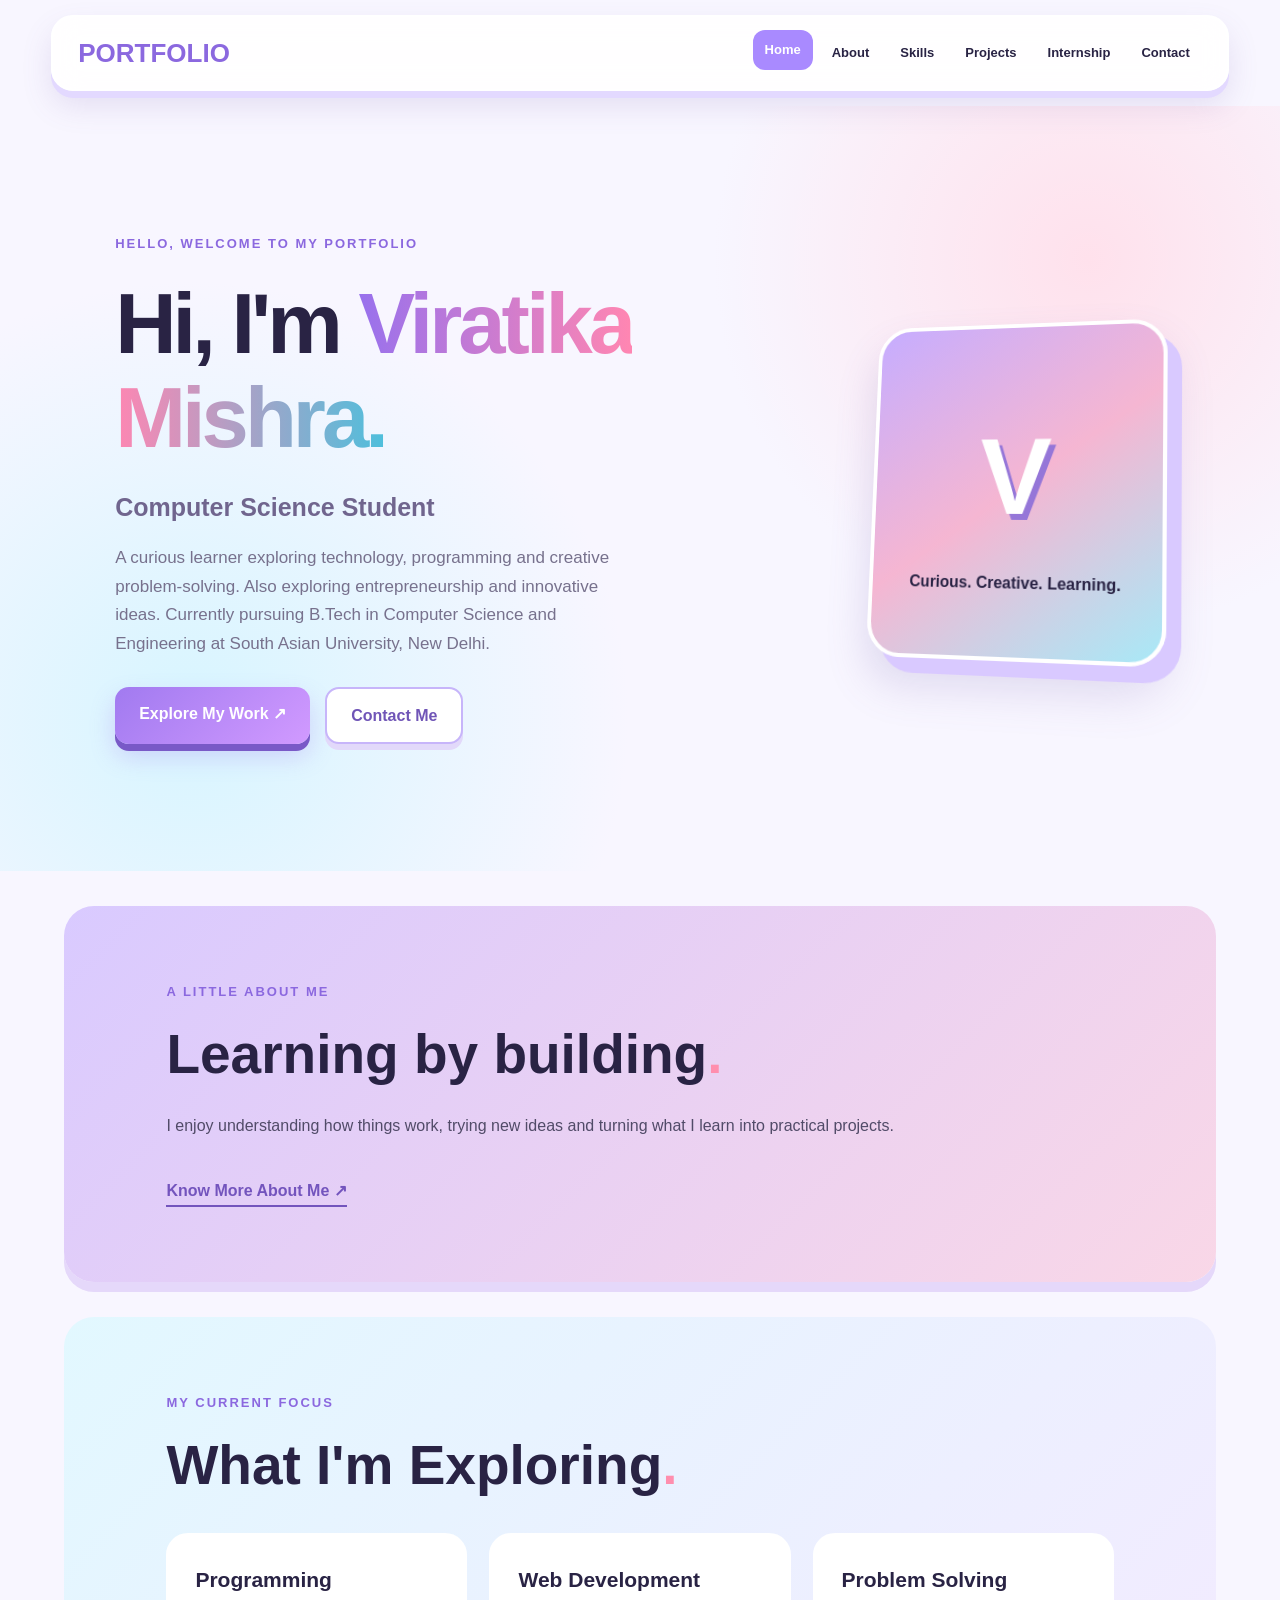
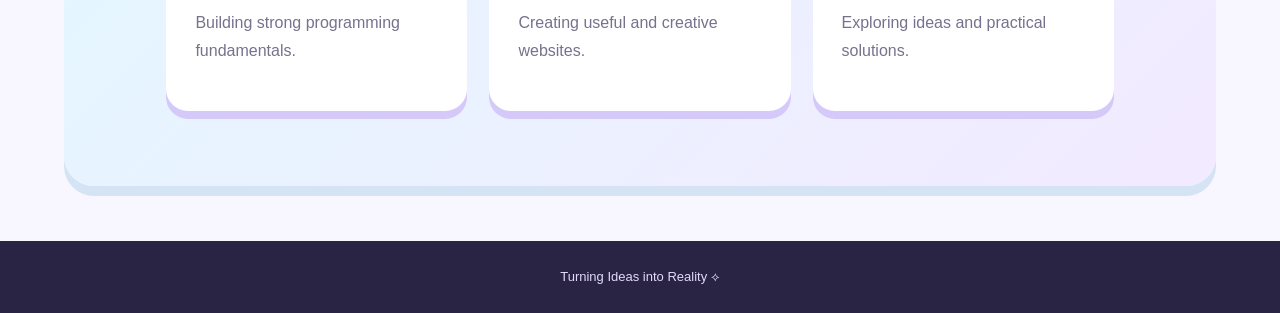
<file: index.html>
<!DOCTYPE html>
<html lang="en">
<head>
    <meta charset="UTF-8">
    <meta name="viewport" content="width=device-width, initial-scale=1.0">
    <title>PORTFOLIO</title>
    <link rel="stylesheet" href="style.css">
</head>
<body>

<header class="navbar">
    <a href="index.html" class="logo">PORTFOLIO<span></span></a>

    <button class="menu-btn" id="menuBtn">☰</button>

    <nav id="navLinks">
        <a href="index.html" class="active">Home</a>
        <a href="about.html">About</a>
        <a href="skills.html">Skills</a>
        <a href="projects.html">Projects</a>
        <a href="internship.html">Internship</a>
        <a href="contact.html">Contact</a>
    </nav>
</header>

<main>
<section class="hero">
    <div class="hero-content">

        <p class="intro">HELLO, WELCOME TO MY PORTFOLIO</p>

        <h1>Hi, I'm <span>Viratika Mishra.</span></h1>

        <h2>Computer Science Student</h2>

        <p class="description">
            A curious learner exploring technology,
            programming and creative problem-solving.
            Also exploring entrepreneurship and innovative ideas.

            Currently pursuing B.Tech in Computer Science
            and Engineering at South Asian University,
            New Delhi.
        </p>

        <div class="hero-buttons">
            <a href="projects.html" class="btn">Explore My Work ↗</a>
            <a href="contact.html" class="btn secondary">Contact Me</a>
        </div>

    </div>

    <div class="hero-card">
        <div class="initial">V</div>
        <p>Curious. Creative. Learning.</p>
    </div>
</section>

<section class="section soft-purple">
    <p class="small-heading">A LITTLE ABOUT ME</p>
    <h2>Learning by building<span>.</span></h2>

    <p>
        I enjoy understanding how things work,
        trying new ideas and turning what I learn
        into practical projects.
    </p>

    <a href="about.html" class="text-link">Know More About Me ↗</a>
</section>

<section class="section soft-blue">
    <p class="small-heading">MY CURRENT FOCUS</p>
    <h2>What I'm Exploring<span>.</span></h2>

    <div class="card-container">
        <div class="info-card">
            <h3>Programming</h3>
            <p>Building strong programming fundamentals.</p>
        </div>

        <div class="info-card">
            <h3>Web Development</h3>
            <p>Creating useful and creative websites.</p>
        </div>

        <div class="info-card">
            <h3>Problem Solving</h3>
            <p>Exploring ideas and practical solutions.</p>
        </div>
    </div>
</section>
</main>

<footer>
    <p>Turning Ideas into Reality ⟡</p>
</footer>

<script src="script.js"></script>
</body>
</html>
</file>
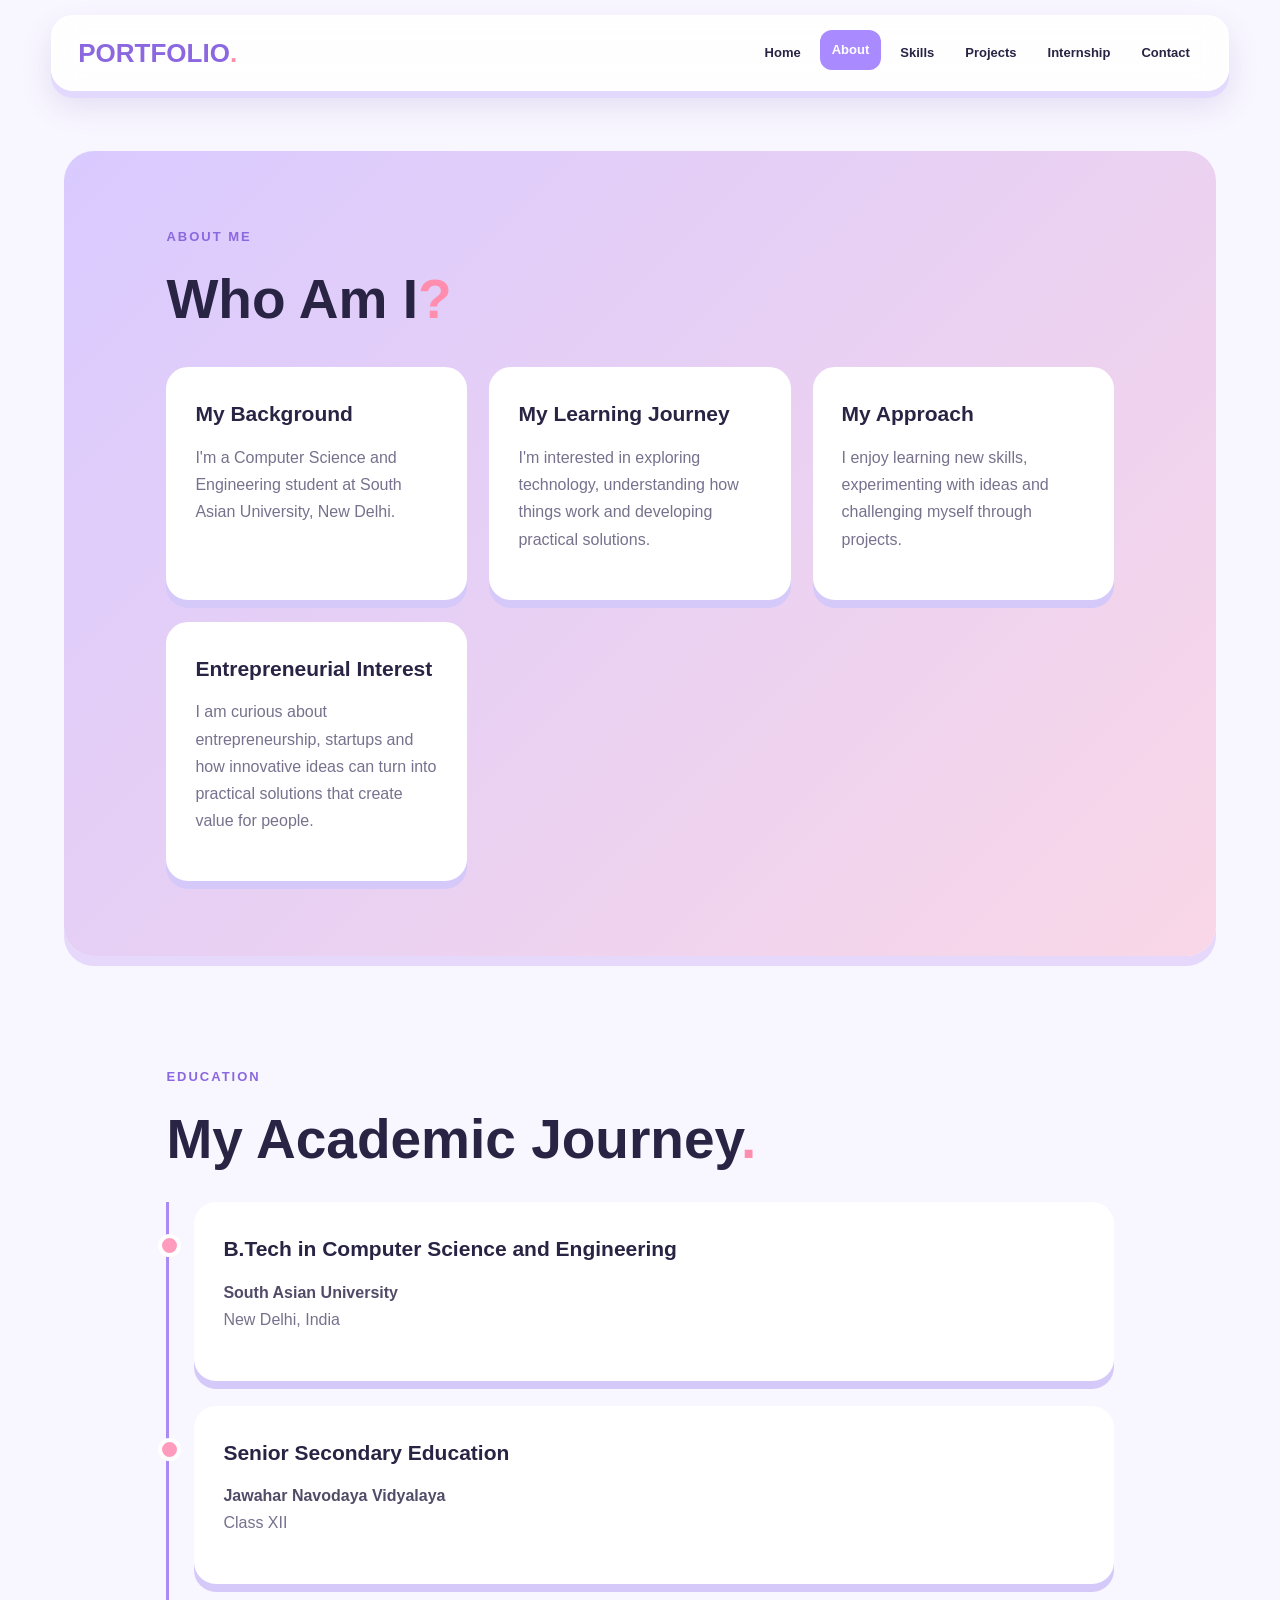
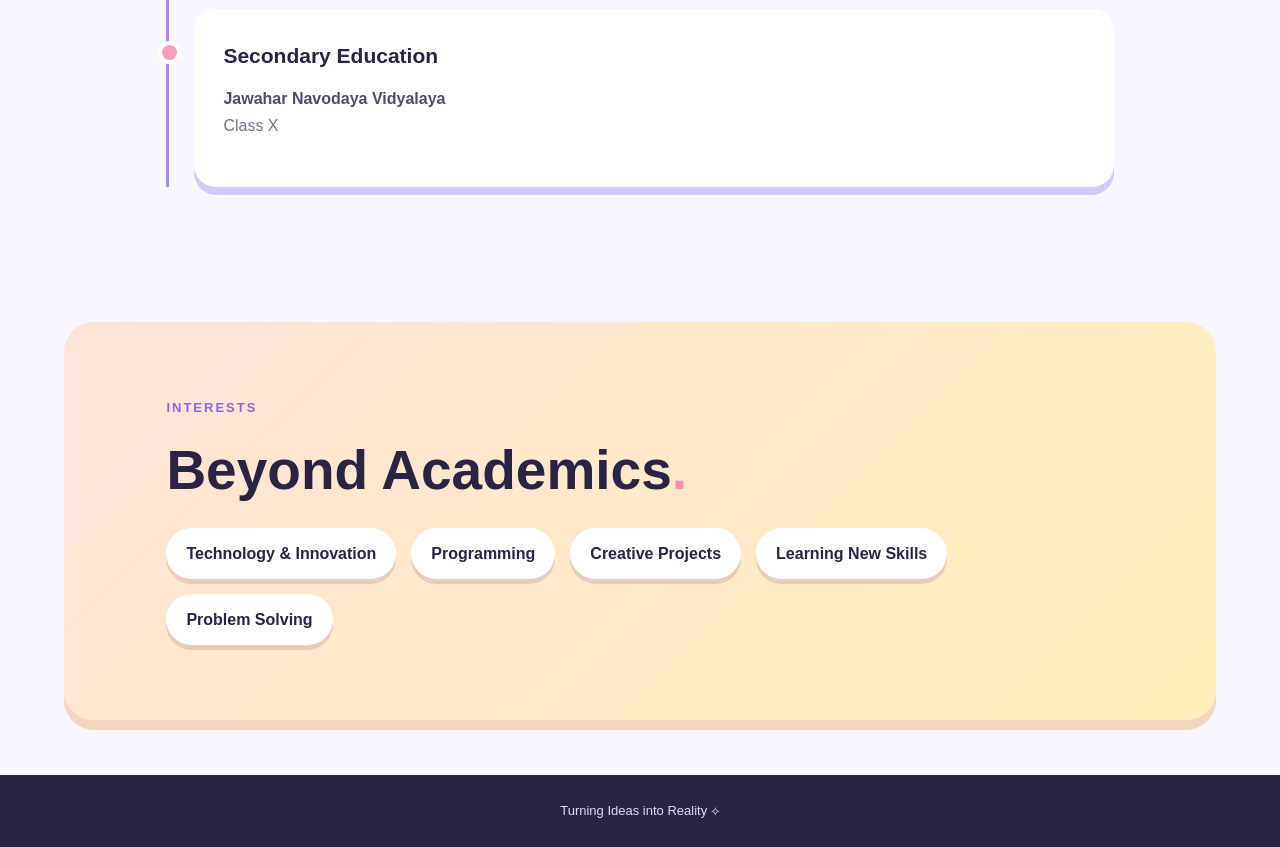
<file: about.html>
<!DOCTYPE html>
<html lang="en">
<head>
    <meta charset="UTF-8">
    <meta name="viewport" content="width=device-width, initial-scale=1.0">
    <title>PORTFOLIO</title>
    <link rel="stylesheet" href="style.css">
</head>
<body>

<header class="navbar">
    <a href="index.html" class="logo">PORTFOLIO<span>.</span></a>
    <button class="menu-btn" id="menuBtn">☰</button>

    <nav id="navLinks">
        <a href="index.html">Home</a>
        <a href="about.html" class="active">About</a>
        <a href="skills.html">Skills</a>
        <a href="projects.html">Projects</a>
        <a href="internship.html">Internship</a>
        <a href="contact.html">Contact</a>
    </nav>
</header>

<main>
<section class="section page-top soft-purple">

    <p class="small-heading">ABOUT ME</p>
    <h1>Who Am I<span>?</span></h1>

    <div class="card-container">

        <div class="info-card">
            <h3>My Background</h3>
            <p>
                I'm a Computer Science and Engineering
                student at South Asian University,
                New Delhi.
            </p>
        </div>

        <div class="info-card">
            <h3>My Learning Journey</h3>
            <p>
                I'm interested in exploring technology,
                understanding how things work and
                developing practical solutions.
            </p>
        </div>

        <div class="info-card">
            <h3>My Approach</h3>
            <p>
                I enjoy learning new skills, experimenting
                with ideas and challenging myself through
                projects.
            </p>
        </div>
        <div class="info-card">
    <h3>Entrepreneurial Interest</h3>
    <p>
        I am curious about entrepreneurship, startups
        and how innovative ideas can turn into practical
        solutions that create value for people.
    </p>
</div>

    </div>
</section>

<section class="section">

    <p class="small-heading">EDUCATION</p>
    <h2>My Academic Journey<span>.</span></h2>

    <div class="timeline">

        <div class="education-card">
            <h3>B.Tech in Computer Science and Engineering</h3>
            <h4>South Asian University</h4>
            <p>New Delhi, India</p>
        </div>

        <div class="education-card">
            <h3>Senior Secondary Education</h3>
            <h4>Jawahar Navodaya Vidyalaya</h4>
            <p>Class XII</p>
        </div>

        <div class="education-card">
            <h3>Secondary Education</h3>
            <h4>Jawahar Navodaya Vidyalaya</h4>
            <p>Class X</p>
        </div>

    </div>
</section>

<section class="section soft-peach">

    <p class="small-heading">INTERESTS</p>
    <h2>Beyond Academics<span>.</span></h2>

    <div class="interest-list">
        <span>Technology & Innovation</span>
        <span>Programming</span>
        <span>Creative Projects</span>
        <span>Learning New Skills</span>
        <span>Problem Solving</span>
    </div>

</section>
</main>

<footer>
    <p>Turning Ideas into Reality ⟡</p>
</footer>

<script src="script.js"></script>
</body>
</html>
</file>
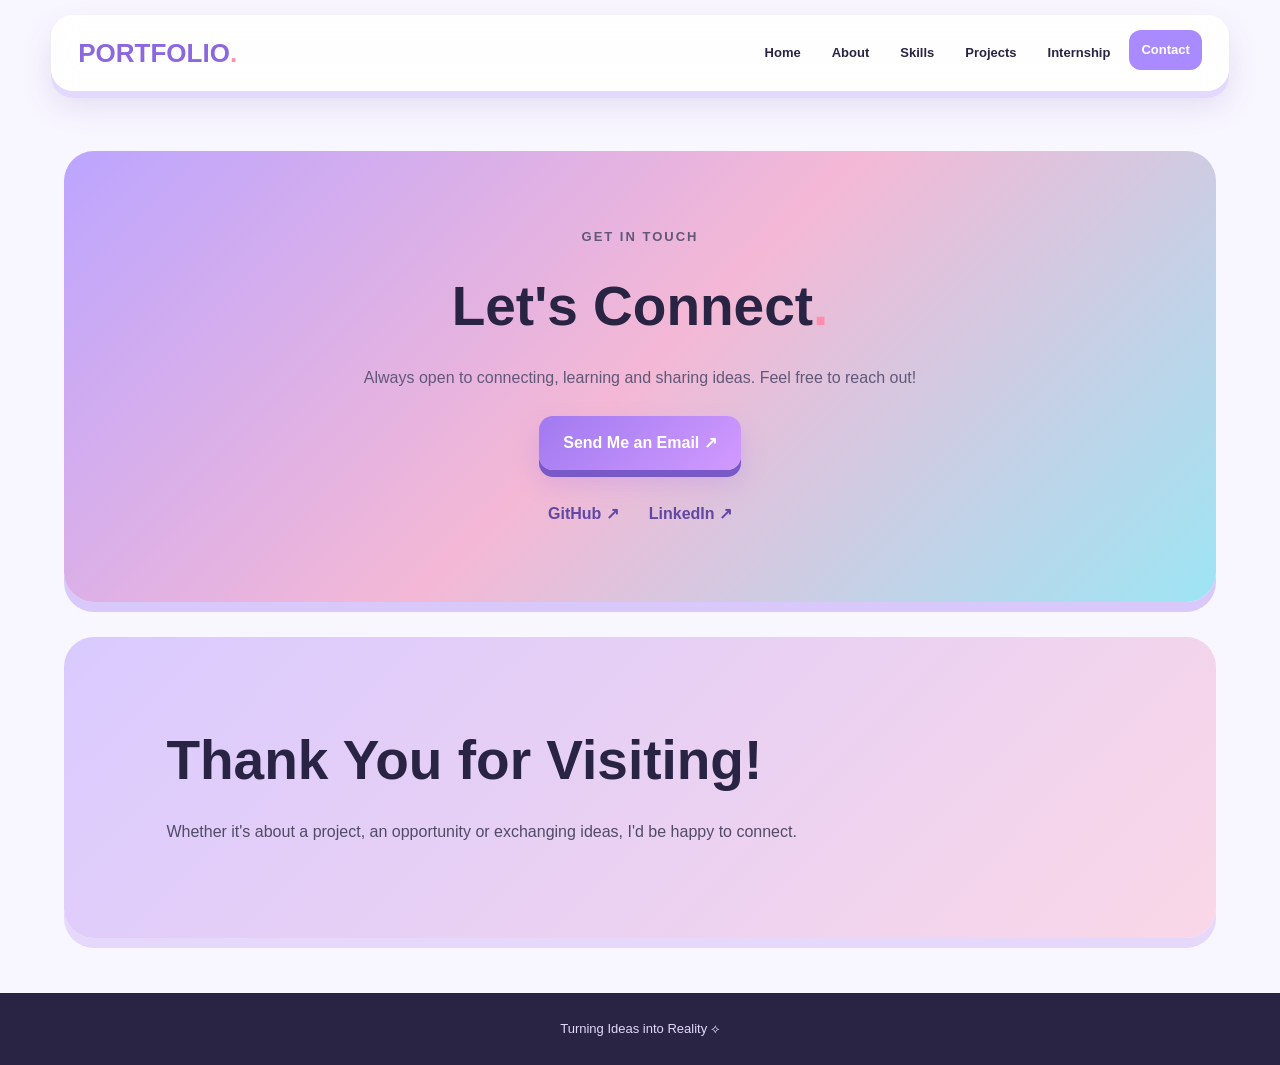
<file: contact.html>
<!DOCTYPE html>
<html lang="en">
<head>
    <meta charset="UTF-8">
    <meta name="viewport" content="width=device-width, initial-scale=1.0">
    <title>PORTFOLIO</title>
    <link rel="stylesheet" href="style.css">
</head>
<body>

<header class="navbar">
    <a href="index.html" class="logo">PORTFOLIO<span>.</span></a>
    <button class="menu-btn" id="menuBtn">☰</button>
    <nav id="navLinks">
        <a href="index.html">Home</a>
        <a href="about.html">About</a>
        <a href="skills.html">Skills</a>
        <a href="projects.html">Projects</a>
        <a href="internship.html">Internship</a>
        <a href="contact.html" class="active">Contact</a>
    </nav>
</header>

<main>
<section class="section page-top contact-section">

    <p class="small-heading">GET IN TOUCH</p>
    <h1>Let's Connect<span>.</span></h1>

    <p>
        Always open to connecting, learning and sharing ideas.
        Feel free to reach out!
    </p>

    <a href="mailto:nandinimishra8542@gmail.com" class="btn">
        Send Me an Email ↗
    </a>

    <div class="social-links">
        <a href="https://github.com/mishraviratika27"
           target="_blank" rel="noopener noreferrer">
            GitHub ↗
        </a>

        <a href="https://www.linkedin.com/in/viratika-mishra-b363341b6/"
           target="_blank" rel="noopener noreferrer">
            LinkedIn ↗
        </a>
    </div>

</section>

<section class="section soft-purple">
    <h2>Thank You for Visiting!</h2>
    <p>
        Whether it's about a project, an opportunity
        or exchanging ideas, I'd be happy to connect.
    </p>
</section>
</main>

<footer>
    <p>Turning Ideas into Reality ⟡</p>
</footer>

<script src="script.js"></script>
</body>
</html>
</file>
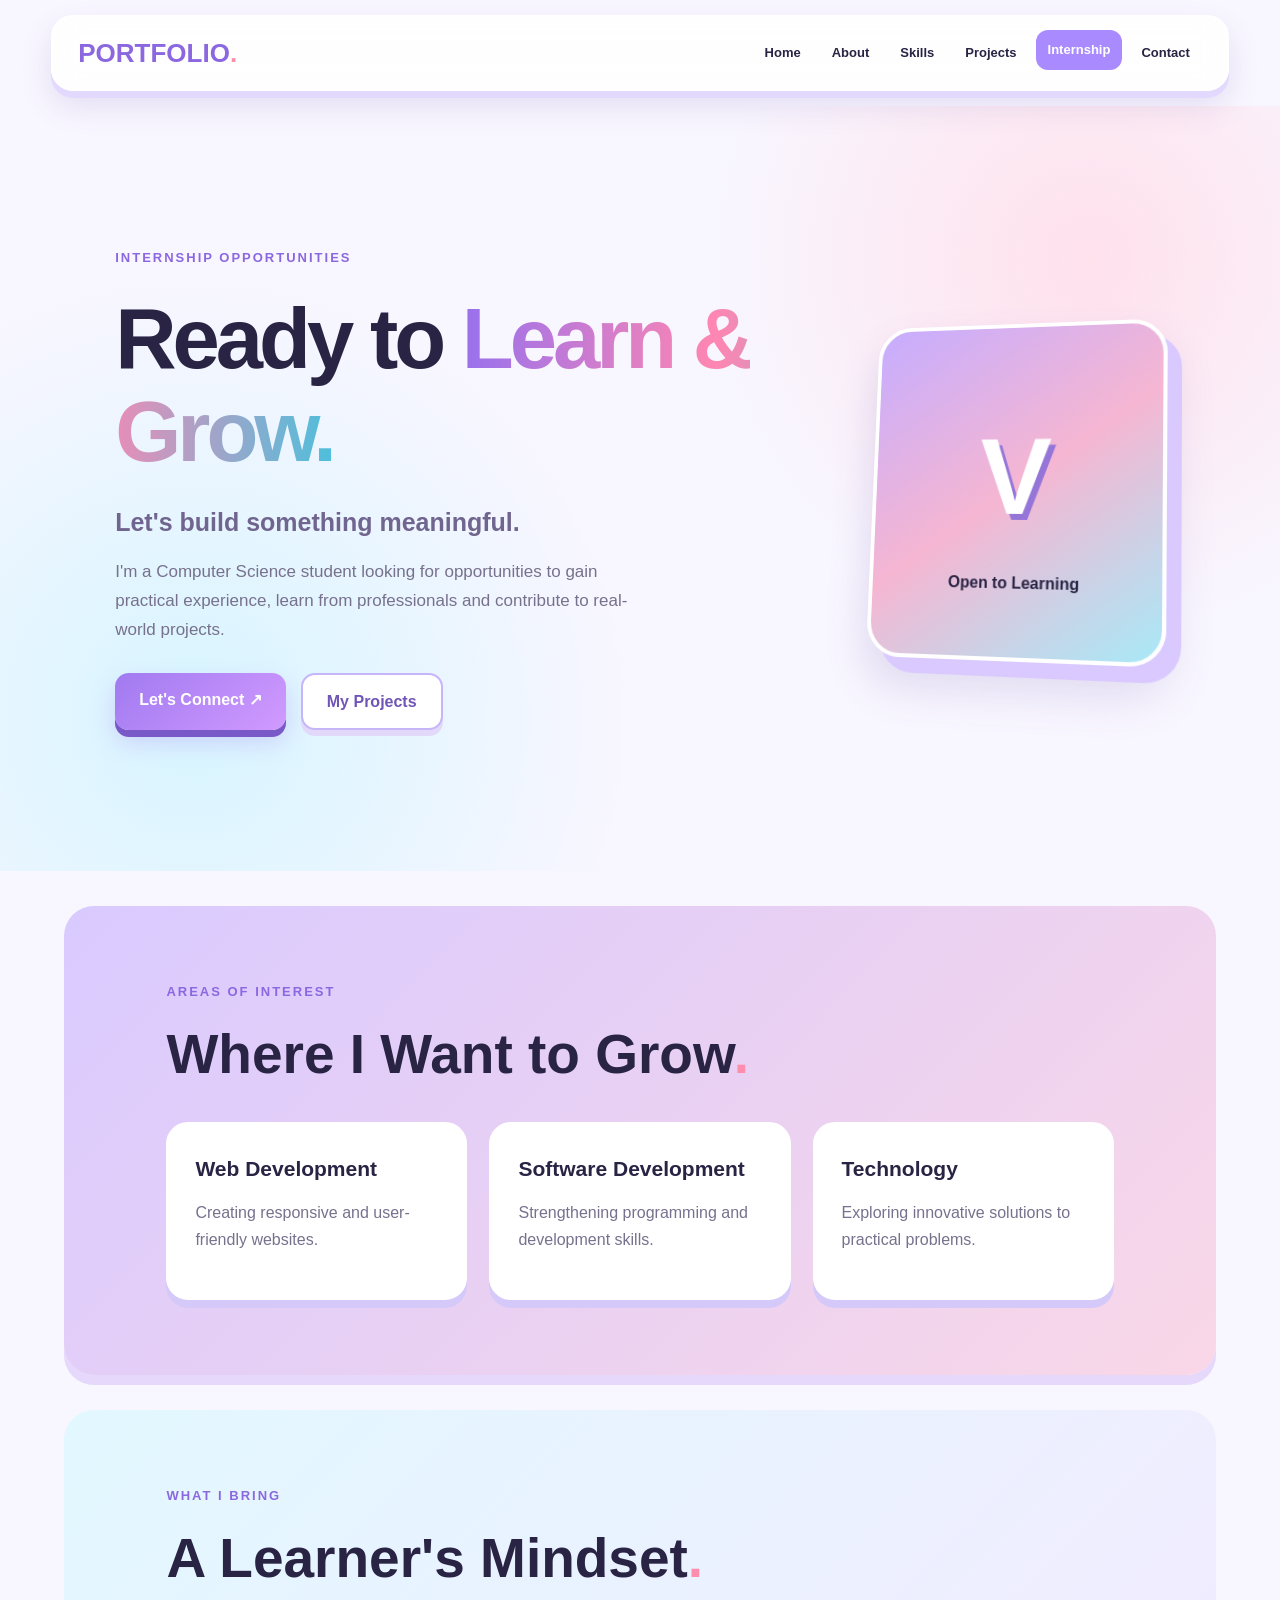
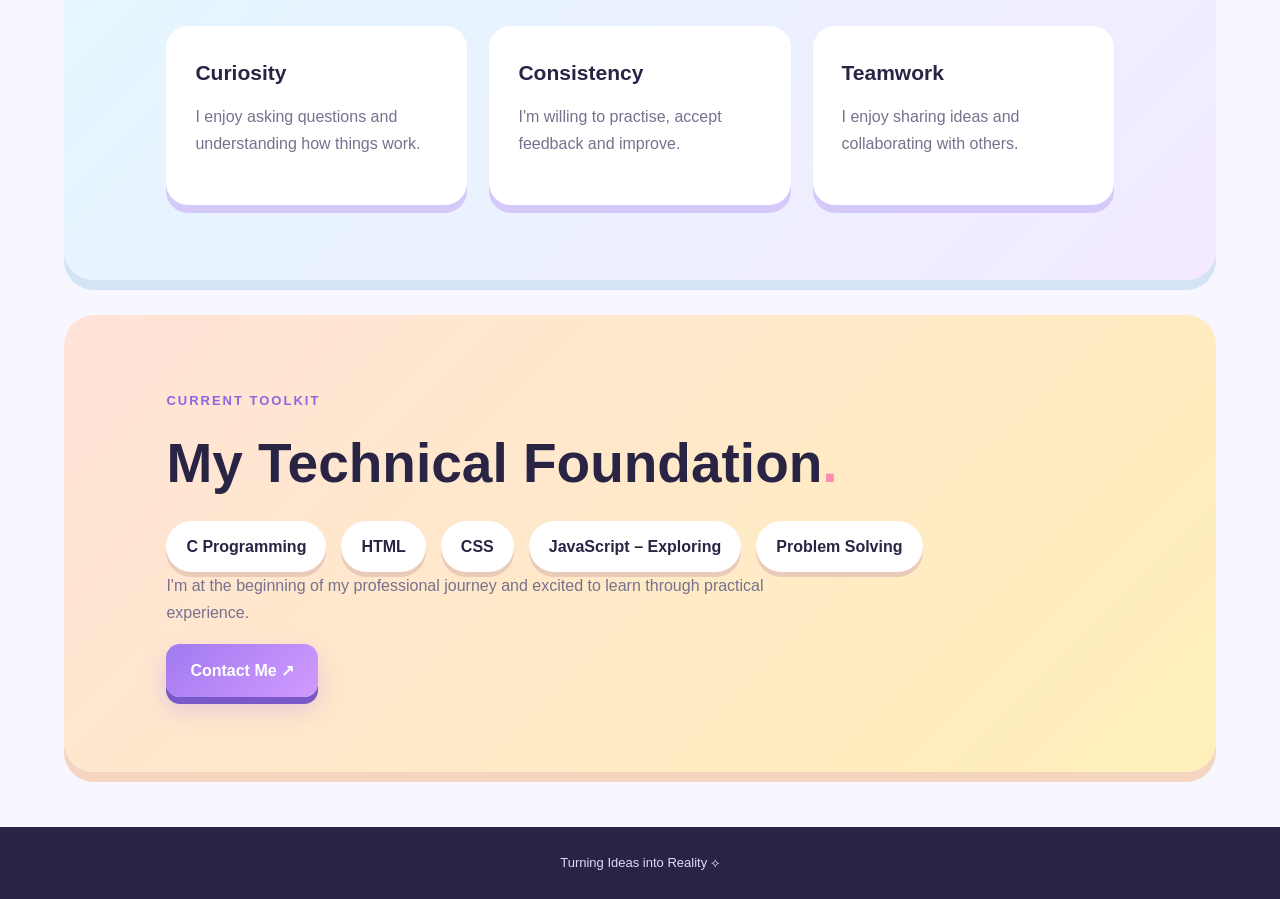
<file: internship.html>
<!DOCTYPE html>
<html lang="en">
<head>
    <meta charset="UTF-8">
    <meta name="viewport" content="width=device-width, initial-scale=1.0">
    <title>PORTFOLIO</title>
    <link rel="stylesheet" href="style.css">
</head>
<body>

<header class="navbar">
    <a href="index.html" class="logo">PORTFOLIO<span>.</span></a>
    <button class="menu-btn" id="menuBtn">☰</button>
    <nav id="navLinks">
        <a href="index.html">Home</a>
        <a href="about.html">About</a>
        <a href="skills.html">Skills</a>
        <a href="projects.html">Projects</a>
        <a href="internship.html" class="active">Internship</a>
        <a href="contact.html">Contact</a>
    </nav>
</header>

<main>

<section class="hero">
    <div class="hero-content">
        <p class="intro">INTERNSHIP OPPORTUNITIES</p>

        <h1>Ready to <span>Learn & Grow.</span></h1>

        <h2>Let's build something meaningful.</h2>

        <p class="description">
            I'm a Computer Science student looking for
            opportunities to gain practical experience,
            learn from professionals and contribute
            to real-world projects.
        </p>

        <div class="hero-buttons">
            <a href="contact.html" class="btn">Let's Connect ↗</a>
            <a href="projects.html" class="btn secondary">My Projects</a>
        </div>
    </div>

    <div class="hero-card">
        <div class="initial">V</div>
        <p>Open to Learning</p>
    </div>
</section>

<section class="section soft-purple">
    <p class="small-heading">AREAS OF INTEREST</p>
    <h2>Where I Want to Grow<span>.</span></h2>

    <div class="card-container">
        <div class="info-card">
            <h3>Web Development</h3>
            <p>Creating responsive and user-friendly websites.</p>
        </div>

        <div class="info-card">
            <h3>Software Development</h3>
            <p>Strengthening programming and development skills.</p>
        </div>

        <div class="info-card">
            <h3>Technology</h3>
            <p>Exploring innovative solutions to practical problems.</p>
        </div>
    </div>
</section>

<section class="section soft-blue">
    <p class="small-heading">WHAT I BRING</p>
    <h2>A Learner's Mindset<span>.</span></h2>

    <div class="card-container">
        <div class="info-card">
            <h3>Curiosity</h3>
            <p>I enjoy asking questions and understanding how things work.</p>
        </div>

        <div class="info-card">
            <h3>Consistency</h3>
            <p>I'm willing to practise, accept feedback and improve.</p>
        </div>

        <div class="info-card">
            <h3>Teamwork</h3>
            <p>I enjoy sharing ideas and collaborating with others.</p>
        </div>
    </div>
</section>

<section class="section soft-peach">
    <p class="small-heading">CURRENT TOOLKIT</p>
    <h2>My Technical Foundation<span>.</span></h2>

    <div class="interest-list">
        <span>C Programming</span>
        <span>HTML</span>
        <span>CSS</span>
        <span>JavaScript – Exploring</span>
        <span>Problem Solving</span>
    </div>

    <p class="section-description">
        I'm at the beginning of my professional journey
        and excited to learn through practical experience.
    </p>

    <a href="contact.html" class="btn">Contact Me ↗</a>
</section>

</main>

<footer>
    <p>Turning Ideas into Reality ⟡</p>
</footer>

<script src="script.js"></script>
</body>
</html>
</file>
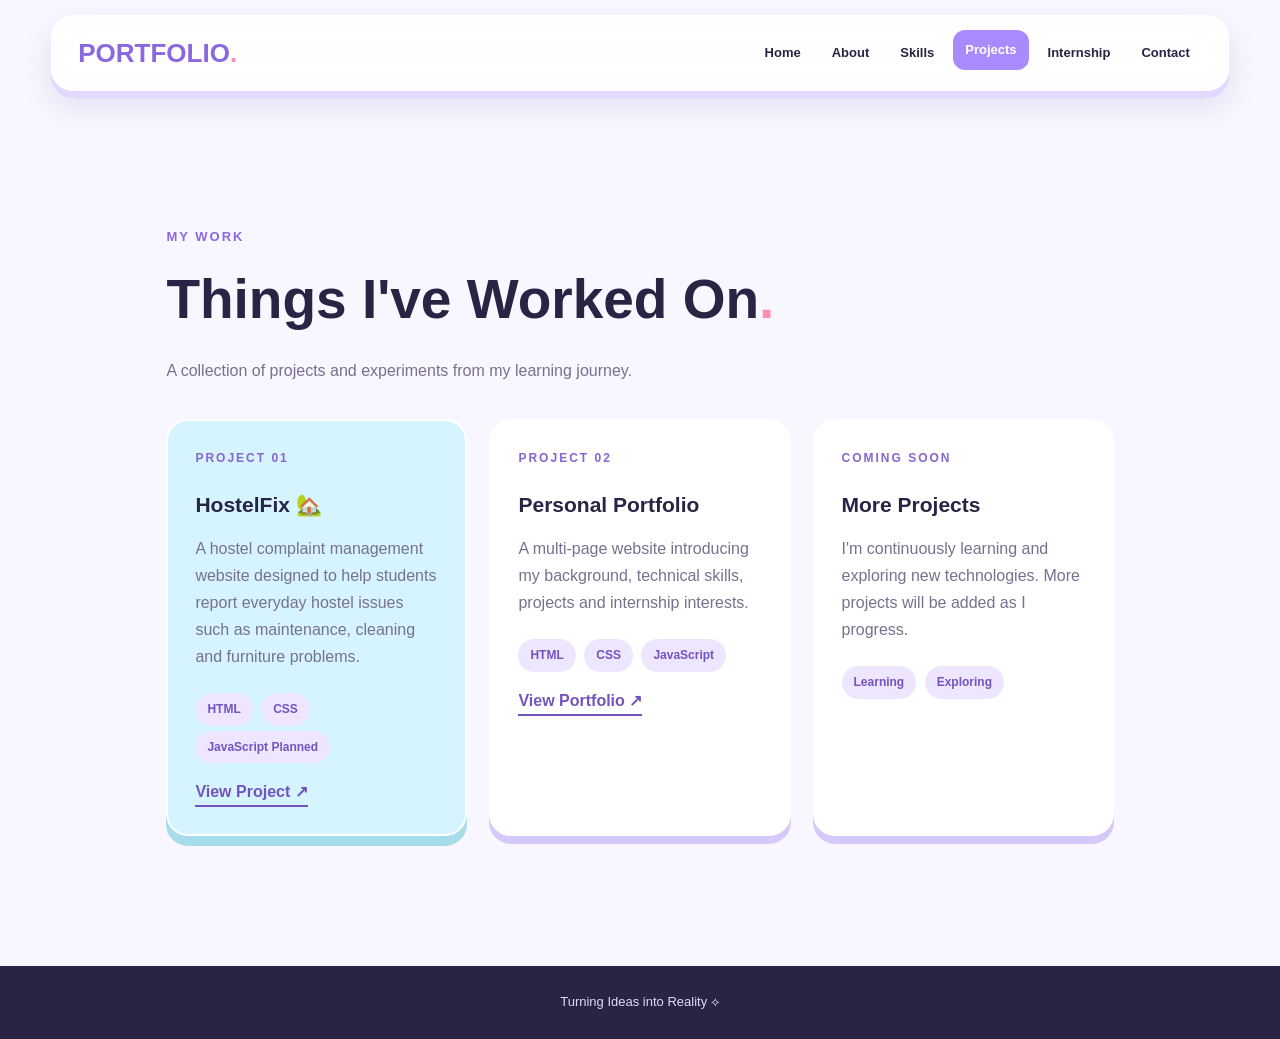
<file: projects.html>
<!DOCTYPE html>
<html lang="en">
<head>
    <meta charset="UTF-8">
    <meta name="viewport" content="width=device-width, initial-scale=1.0">
    <title>PORTFOLIO</title>
    <link rel="stylesheet" href="style.css">
</head>
<body>

<header class="navbar">
    <a href="index.html" class="logo">PORTFOLIO<span>.</span></a>
    <button class="menu-btn" id="menuBtn">☰</button>
    <nav id="navLinks">
        <a href="index.html">Home</a>
        <a href="about.html">About</a>
        <a href="skills.html">Skills</a>
        <a href="projects.html" class="active">Projects</a>
        <a href="internship.html">Internship</a>
        <a href="contact.html">Contact</a>
    </nav>
</header>

<main>
<section class="section page-top">
    <p class="small-heading">MY WORK</p>
    <h1>Things I've Worked On<span>.</span></h1>
    <p class="section-description">
        A collection of projects and experiments from my learning journey.
    </p>

    <div class="card-container">

        <div class="project-card">
            <p class="project-number">PROJECT 01</p>
            <h3>HostelFix 🏡</h3>
            <p>
                A hostel complaint management website designed
                to help students report everyday hostel issues
                such as maintenance, cleaning and furniture problems.
            </p>
            <div class="tags">
                <span>HTML</span>
                <span>CSS</span>
                <span>JavaScript Planned</span>
            </div>
            <a href="http://hostelfix.fwh.is/" target="_blank" rel="noopener noreferrer">
                View Project ↗
            </a>
        </div>

        <div class="project-card">
            <p class="project-number">PROJECT 02</p>
            <h3>Personal Portfolio</h3>
            <p>
                A multi-page website introducing my background,
                technical skills, projects and internship interests.
            </p>
            <div class="tags">
                <span>HTML</span>
                <span>CSS</span>
                <span>JavaScript</span>
            </div>
            <a href="index.html">View Portfolio ↗</a>
        </div>

        <div class="project-card">
            <p class="project-number">COMING SOON</p>
            <h3>More Projects</h3>
            <p>
                I'm continuously learning and exploring new technologies.
                More projects will be added as I progress.
            </p>
            <div class="tags">
                <span>Learning</span>
                <span>Exploring</span>
            </div>
        </div>

    </div>
</section>
</main>

<footer>
    <p>Turning Ideas into Reality ⟡</p>
</footer>

<script src="script.js"></script>
</body>
</html>
</file>
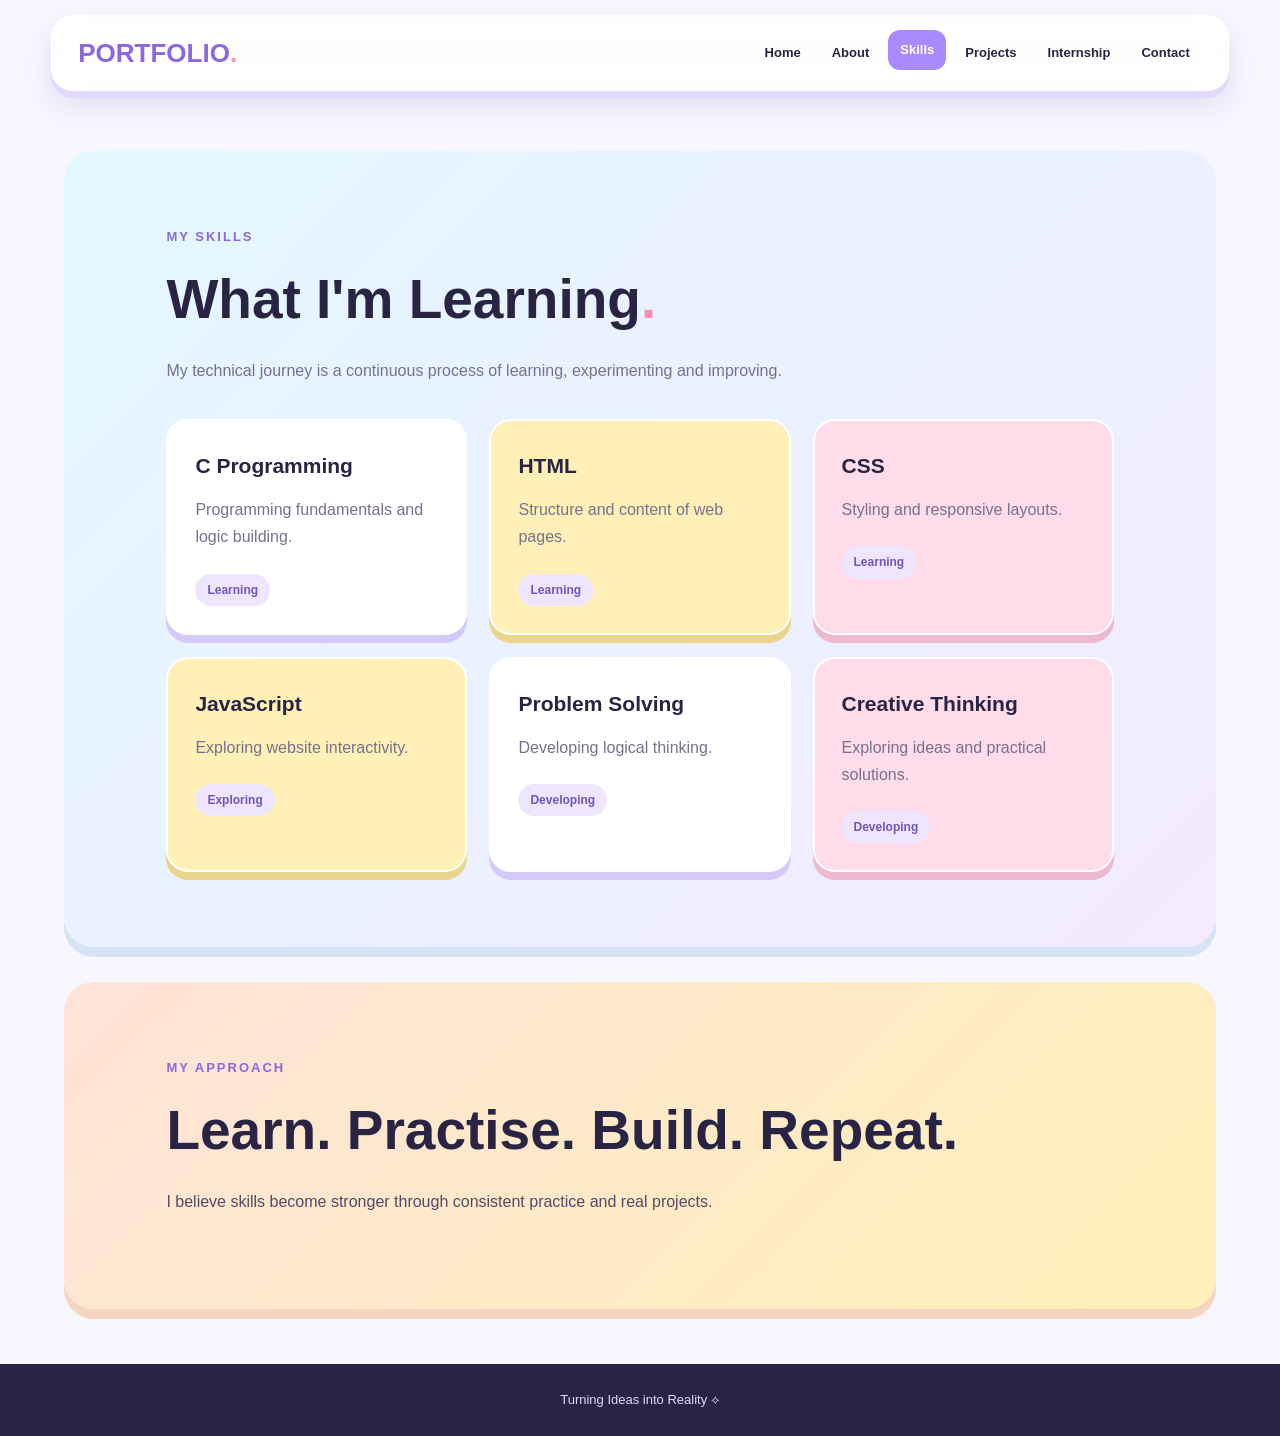
<file: skills.html>
<!DOCTYPE html>
<html lang="en">
<head>
    <meta charset="UTF-8">
    <meta name="viewport" content="width=device-width, initial-scale=1.0">
    <title>PORTFOLIO</title>
    <link rel="stylesheet" href="style.css">
</head>
<body>

<header class="navbar">
    <a href="index.html" class="logo">PORTFOLIO<span>.</span></a>
    <button class="menu-btn" id="menuBtn">☰</button>

    <nav id="navLinks">
        <a href="index.html">Home</a>
        <a href="about.html">About</a>
        <a href="skills.html" class="active">Skills</a>
        <a href="projects.html">Projects</a>
        <a href="internship.html">Internship</a>
        <a href="contact.html">Contact</a>
    </nav>
</header>

<main>
<section class="section page-top soft-blue">

    <p class="small-heading">MY SKILLS</p>
    <h1>What I'm Learning<span>.</span></h1>

    <p class="section-description">
        My technical journey is a continuous process
        of learning, experimenting and improving.
    </p>

    <div class="card-container">

        <div class="skill-card">
            <h3>C Programming</h3>
            <p>Programming fundamentals and logic building.</p>
            <span>Learning</span>
        </div>

        <div class="skill-card">
            <h3>HTML</h3>
            <p>Structure and content of web pages.</p>
            <span>Learning</span>
        </div>

        <div class="skill-card">
            <h3>CSS</h3>
            <p>Styling and responsive layouts.</p>
            <span>Learning</span>
        </div>

        <div class="skill-card">
            <h3>JavaScript</h3>
            <p>Exploring website interactivity.</p>
            <span>Exploring</span>
        </div>

        <div class="skill-card">
            <h3>Problem Solving</h3>
            <p>Developing logical thinking.</p>
            <span>Developing</span>
        </div>

        <div class="skill-card">
            <h3>Creative Thinking</h3>
            <p>Exploring ideas and practical solutions.</p>
            <span>Developing</span>
        </div>

    </div>
</section>

<section class="section soft-peach">
    <p class="small-heading">MY APPROACH</p>
    <h2>Learn. Practise. Build. Repeat.</h2>
    <p>
        I believe skills become stronger through
        consistent practice and real projects.
    </p>
</section>
</main>

<footer>
    <p>Turning Ideas into Reality ⟡</p>
</footer>

<script src="script.js"></script>
</body>
</html>
</file>
<file: style.css>
/* ===== RESET ===== */

* {
    margin: 0;
    padding: 0;
    box-sizing: border-box;
}

html {
    scroll-behavior: smooth;
}

:root {
    --bg: #f8f6ff;
    --purple: #a98aff;
    --pink: #ff9cbd;
    --blue: #83dff5;
    --yellow: #ffe27a;
    --dark: #292344;
    --text: #514b68;
}

body {
    font-family: 'Trebuchet MS', sans-serif;
    background: var(--bg);
    color: var(--text);
    line-height: 1.7;
    overflow-x: hidden;
}

a {
    transition: 0.3s ease;
}


/* ===== NAVIGATION ===== */

.navbar {
    position: sticky;
    top: 12px;
    z-index: 1000;

    width: 92%;
    margin: 15px auto;
    padding: 14px 25px;

    display: flex;
    justify-content: space-between;
    align-items: center;

    background: rgba(255,255,255,0.9);
    backdrop-filter: blur(15px);

    border: 2px solid white;
    border-radius: 22px;

    box-shadow:
        0 7px 0 #e3d9ff,
        0 15px 30px rgba(114,84,170,0.15);
}

.logo {
    font-size: 26px;
    font-weight: 900;
    color: #8b68df;
    text-decoration: none;
}

.logo span {
    color: #ff8eae;
}

nav {
    display: flex;
    gap: 7px;
}

nav a {
    text-decoration: none;
    color: var(--dark);
    font-size: 13px;
    font-weight: bold;
    padding: 9px 12px;
    border-radius: 12px;
}

nav a:hover,
nav a.active {
    background: var(--purple);
    color: white;
    transform: translateY(-3px);
}

.menu-btn {
    display: none;
    border: none;
    background: #eee7ff;
    color: var(--dark);
    font-size: 22px;
    padding: 6px 12px;
    border-radius: 10px;
    cursor: pointer;
}


/* ===== HERO ===== */

.hero {
    min-height: 85vh;
    padding: 100px 9%;

    display: flex;
    justify-content: space-between;
    align-items: center;
    gap: 45px;

    background:
        radial-gradient(circle at 85% 20%, #ffe1ec, transparent 30%),
        radial-gradient(circle at 15% 80%, #d7f5ff, transparent 35%),
        #f8f6ff;
}

.hero-content {
    max-width: 650px;
}

.intro,
.small-heading {
    color: #8b68df;
    font-weight: bold;
    letter-spacing: 2px;
    font-size: 13px;
}

.hero h1 {
    font-size: clamp(45px, 7vw, 85px);
    line-height: 1.1;
    margin: 22px 0;
    letter-spacing: -4px;
    color: var(--dark);
}

.hero h1 span {
    background: linear-gradient(
        90deg,
        #9871ed,
        #ff86b2,
        #4ebfdc
    );
    -webkit-background-clip: text;
    background-clip: text;
    color: transparent;
}

.hero h2 {
    font-size: 25px;
    margin-bottom: 15px;
    color: #70658e;
}

.description {
    max-width: 520px;
    color: #77718d;
    font-size: 17px;
}

.hero-buttons {
    display: flex;
    gap: 15px;
    flex-wrap: wrap;
    margin-top: 28px;
}


/* ===== BUTTONS ===== */

.btn {
    display: inline-block;
    padding: 13px 24px;
    border-radius: 14px;
    text-decoration: none;
    font-weight: bold;
    color: white;

    background: linear-gradient(135deg, #a17af0, #d19aff);

    box-shadow:
        0 7px 0 #7959c7,
        0 12px 25px rgba(161,122,240,0.3);
}

.btn:hover {
    transform: translateY(-5px);
}

.btn.secondary {
    color: #7055b7;
    background: white;
    border: 2px solid #c7b5fa;
    box-shadow: 0 6px 0 #e2d9fa;
}


/* ===== 3D HERO CARD ===== */

.hero-card {
    width: 300px;
    height: 340px;
    flex-shrink: 0;

    display: flex;
    flex-direction: column;
    align-items: center;
    justify-content: center;

    background: linear-gradient(
        145deg,
        #c6adff,
        #f5b6d2,
        #a8e9f7
    );

    border: 4px solid white;
    border-radius: 35px;

    box-shadow:
        14px 15px 0 #d9c9ff,
        0 25px 45px rgba(117,89,170,0.2);

    transform: perspective(900px) rotateY(-12deg) rotateX(7deg);
    transition: 0.5s;
}

.hero-card:hover {
    transform: perspective(900px) rotateY(0) rotateX(0) translateY(-10px);
}

.initial {
    font-size: 110px;
    font-weight: 900;
    color: white;
    text-shadow: 5px 6px 0 #9576d8;
}

.hero-card p {
    color: var(--dark);
    font-weight: bold;
}


/* ===== GENERAL SECTIONS ===== */

.section {
    padding: 75px 8%;
    width: 90%;
    margin: 35px auto;
    border-radius: 30px;
}

.page-top {
    margin-top: 60px;
}

.section h1,
.section h2 {
    font-size: clamp(35px, 5vw, 55px);
    line-height: 1.2;
    color: var(--dark);
    margin: 15px 0 25px;
}

.section h1 span,
.section h2 span {
    color: #ff8eae;
}

.section p {
    margin-bottom: 18px;
}

.section-description {
    color: #77718d;
    max-width: 650px;
}


/* ===== BACKGROUND THEMES ===== */

.soft-purple {
    background: linear-gradient(135deg, #d9caff, #f9d7e7);
    box-shadow: 0 10px 0 #e5d8fa;
}

.soft-blue {
    background: linear-gradient(135deg, #e2f8ff, #f3eaff);
    box-shadow: 0 10px 0 #d5e4f5;
}

.soft-peach {
    background: linear-gradient(135deg, #ffe3d8, #fff0b8);
    box-shadow: 0 10px 0 #f3d5c0;
}


/* ===== CARD LAYOUT ===== */

.card-container {
    display: grid;
    grid-template-columns: repeat(3, 1fr);
    gap: 22px;
    margin-top: 35px;
}

.info-card,
.skill-card,
.project-card,
.education-card {
    padding: 27px;
    background: white;
    border: 2px solid white;
    border-radius: 22px;
    box-shadow: 0 8px 0 #d5c9fa;
    transition: 0.35s;
}

.info-card:hover,
.skill-card:hover,
.project-card:hover,
.education-card:hover {
    transform: translateY(-9px);
}

.info-card h3,
.skill-card h3,
.project-card h3,
.education-card h3 {
    font-size: 21px;
    color: var(--dark);
    margin-bottom: 12px;
}

.info-card p,
.skill-card p,
.project-card p,
.education-card p {
    color: #77718d;
}

.skill-card:nth-child(2n) {
    background: #fff0b7;
    box-shadow: 0 8px 0 #e9d58c;
}

.skill-card:nth-child(3n) {
    background: #ffdce9;
    box-shadow: 0 8px 0 #edb9ce;
}

.skill-card span,
.tags span {
    display: inline-block;
    padding: 6px 12px;
    margin: 5px 4px 0 0;
    border-radius: 30px;
    background: #eee5ff;
    color: #7354bd;
    font-size: 12px;
    font-weight: bold;
}


/* ===== EDUCATION ===== */

.timeline {
    border-left: 3px solid #aa8bf3;
    padding-left: 25px;
    margin-top: 30px;
}

.education-card {
    position: relative;
    margin-bottom: 25px;
}

.education-card::before {
    content: "";
    position: absolute;
    left: -38px;
    top: 30px;
    width: 15px;
    height: 15px;
    background: #ff9cbd;
    border: 4px solid white;
    border-radius: 50%;
}


/* ===== PROJECTS ===== */

.project-number {
    color: #8865d0 !important;
    font-weight: bold;
    letter-spacing: 2px;
    font-size: 12px;
}

.project-card:first-child {
    background: #d5f4ff;
    box-shadow: 0 10px 0 #a7dceb;
}

.project-card a {
    display: inline-block;
    margin-top: 15px;
    color: #7354bd;
    text-decoration: none;
    font-weight: bold;
    border-bottom: 2px solid #7354bd;
}

.project-card a:hover {
    color: #e05b8c;
}


/* ===== INTERESTS ===== */

.interest-list {
    display: flex;
    flex-wrap: wrap;
    gap: 15px;
    margin-top: 25px;
}

.interest-list span {
    padding: 12px 20px;
    background: white;
    border-radius: 30px;
    font-weight: bold;
    color: var(--dark);
    box-shadow: 0 5px 0 #e9cbb9;
    transition: 0.3s;
}

.interest-list span:hover {
    background: #bda5fa;
    transform: translateY(-5px);
}


/* ===== TEXT LINKS ===== */

.text-link {
    display: inline-block;
    margin-top: 20px;
    color: #7354bd;
    font-weight: bold;
    text-decoration: none;
    border-bottom: 2px solid #7354bd;
}


/* ===== CONTACT ===== */

.contact-section {
    text-align: center;
    background: linear-gradient(
        135deg,
        #bca5ff,
        #f4b8d5,
        #9de5f4
    );
    box-shadow: 0 10px 0 #d8c9fa;
}

.contact-section p {
    max-width: 600px;
    margin: 0 auto 25px;
    color: #615879;
}

.social-links {
    display: flex;
    justify-content: center;
    gap: 30px;
    margin-top: 30px;
    flex-wrap: wrap;
}

.social-links a {
    color: #6148a4;
    text-decoration: none;
    font-weight: bold;
}

.social-links a:hover {
    color: #e05b8c;
}


/* ===== FOOTER ===== */

footer {
    text-align: center;
    background: #292344;
    color: #e3dafa;
    padding: 25px;
    font-size: 13px;
    margin-top: 55px;
}


/* ===== RESPONSIVE DESIGN ===== */

@media (max-width: 850px) {

    .navbar {
        flex-wrap: wrap;
    }

    .menu-btn {
        display: block;
    }

    nav {
        display: none;
        width: 100%;
        flex-wrap: wrap;
        justify-content: center;
    }

    nav.show {
        display: flex;
    }

    .hero {
        flex-direction: column;
        text-align: center;
        padding-top: 80px;
    }

    .description {
        margin: auto;
    }

    .hero-buttons {
        justify-content: center;
    }

    .hero-card {
        width: 250px;
        height: 280px;
    }

    .card-container {
        grid-template-columns: repeat(2, 1fr);
    }
}

@media (max-width: 550px) {

    .navbar {
        width: 94%;
        padding: 13px;
    }

    nav {
        gap: 3px;
    }

    nav a {
        font-size: 11px;
        padding: 7px;
    }

    .hero h1 {
        font-size: 48px;
        letter-spacing: -2px;
    }

    .card-container {
        grid-template-columns: 1fr;
    }

    .section {
        width: 93%;
        padding: 45px 7%;
    }

    .hero-card {
        width: 220px;
        height: 250px;
    }
}
</file>
